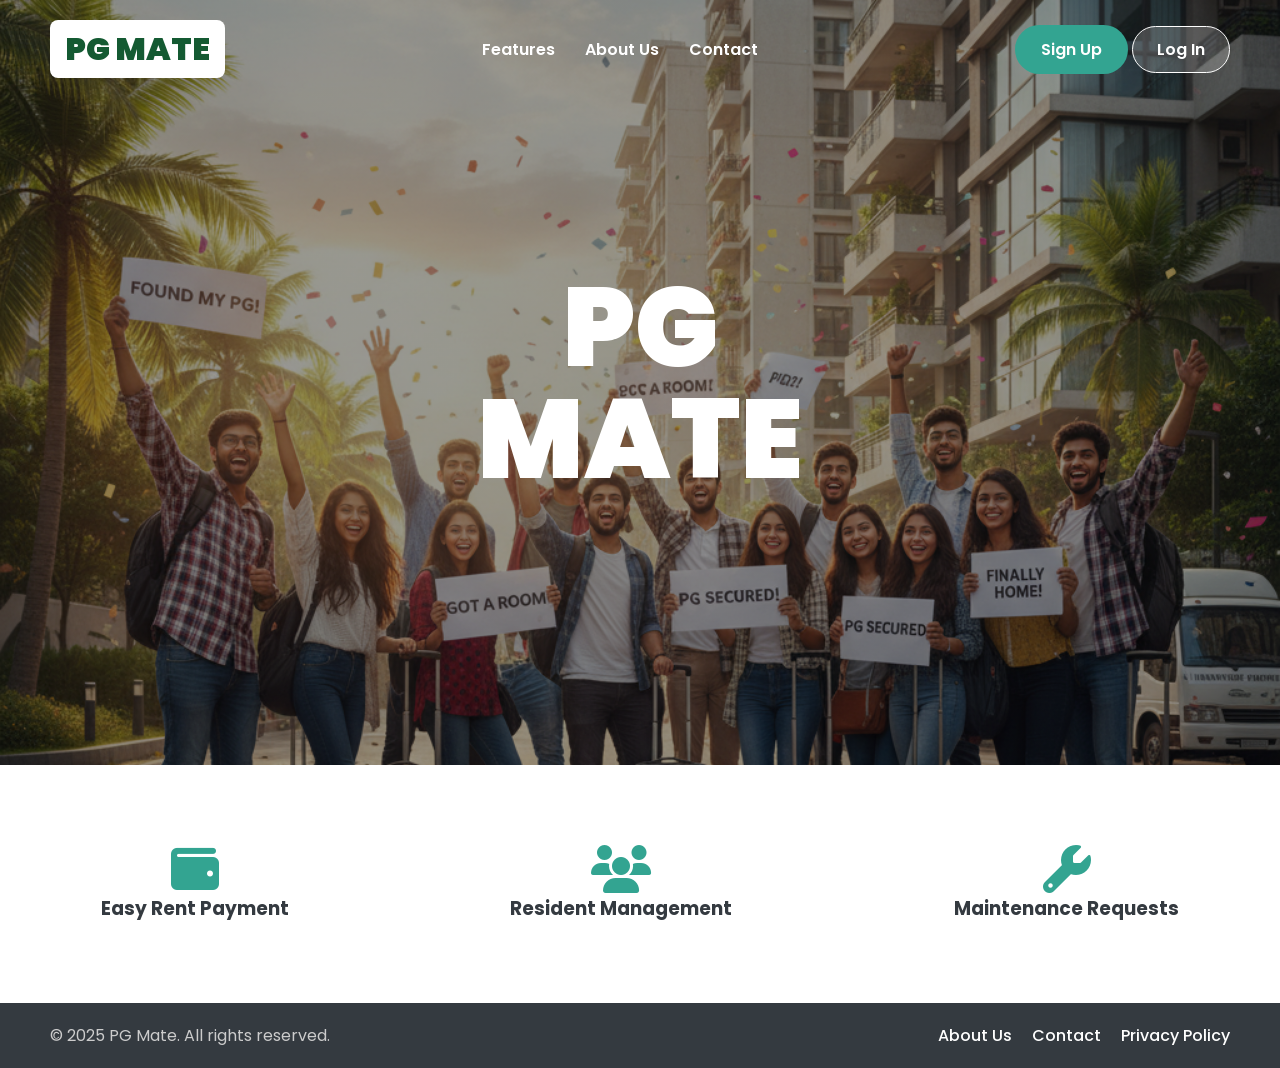
<file: src/main/resources/static/Frontend/index.html>
<!DOCTYPE html>
<html lang="en">
<head>
    <meta charset="UTF-8">
    <meta name="viewport" content="width=device-width, initial-scale=1.0">
    <title>PG Mate - Your Perfect PG Companion</title>
    <link rel="stylesheet" href="style.css">
    <link rel="stylesheet" href="https://cdnjs.cloudflare.com/ajax/libs/font-awesome/6.5.2/css/all.min.css">
</head>
<body class="homepage">
    <div class="hero-container">
        <header>
            <div class="logo">PG MATE</div>
            <nav>
                <a href="features.html">Features</a>
                <a href="about.html">About Us</a>
                <a href="contact.html">Contact</a>
            </nav>
            <div class="auth-buttons">
                <a href="signup.html" class="btn btn-primary">Sign Up</a>
                <a href="login.html" class="btn btn-secondary">Log In</a>
            </div>
        </header>
        <div class="hero-content">
            <h1 class="fade-in">PG<br>MATE</h1>
        </div>
    </div>
    <div class="feature-preview">
        <div class="feature-card">
            <i class="fas fa-wallet"></i>
            <h3>Easy Rent Payment</h3>
        </div>
        <div class="feature-card">
            <i class="fas fa-users"></i>
            <h3>Resident Management</h3>
        </div>
        <div class="feature-card">
            <i class="fas fa-wrench"></i>
            <h3>Maintenance Requests</h3>
        </div>
    </div>
    <footer>
        <p>&copy; 2025 PG Mate. All rights reserved.</p>
        <div class="footer-links">
            <a href="about.html">About Us</a>
            <a href="contact.html">Contact</a>
            <a href="#">Privacy Policy</a>
        </div>
    </footer>
</body>
</html>
</file>
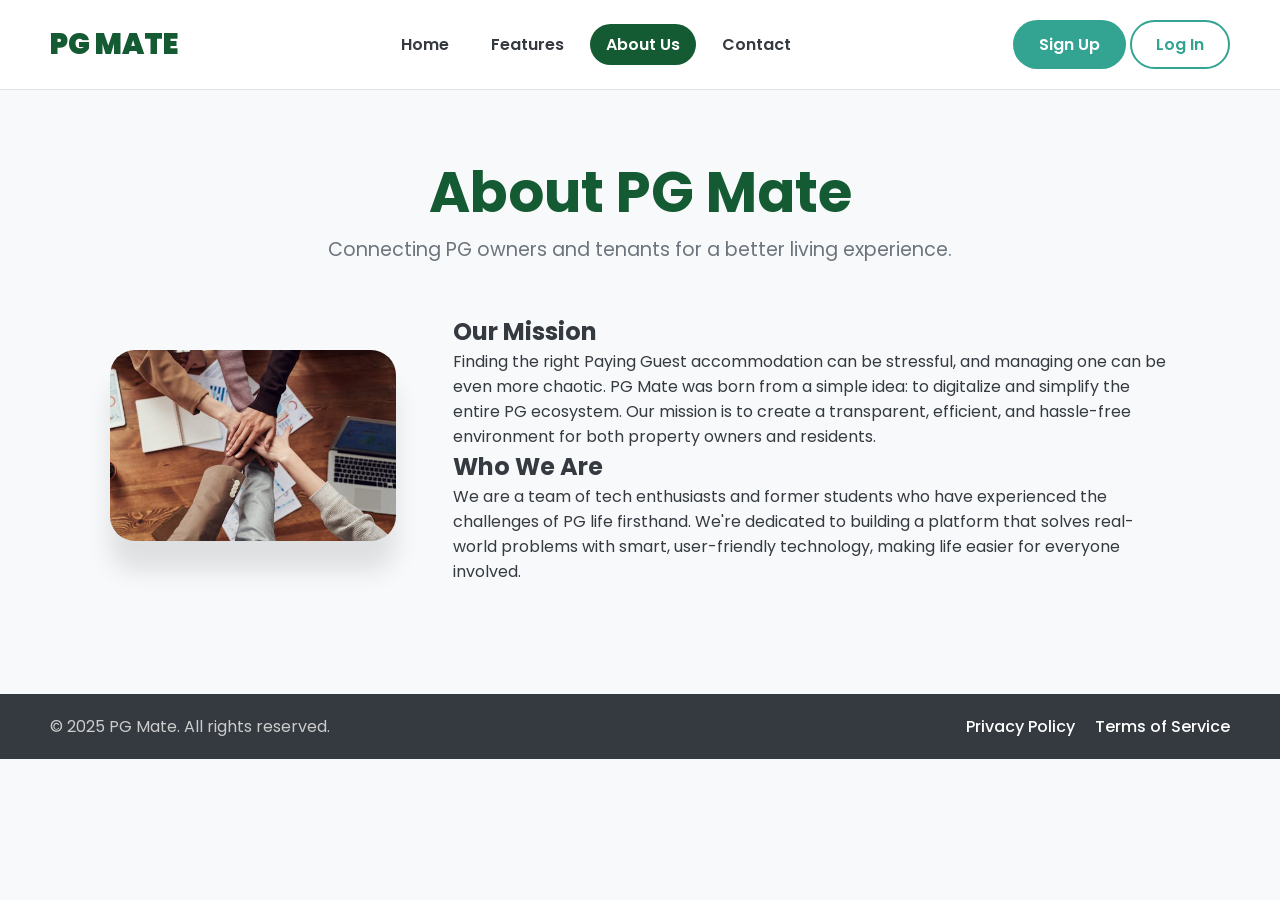
<file: src/main/resources/static/Frontend/about.html>
<!DOCTYPE html>
<html lang="en">
<head>
    <meta charset="UTF-8">
    <meta name="viewport" content="width=device-width, initial-scale=1.0">
    <title>About Us - PG Mate</title>
    <link rel="stylesheet" href="style.css">
</head>
<body class="internal-page">
    <header class="header-internal">
        <a href="index.html" class="logo-internal">PG MATE</a>
        <nav>
            <a href="index.html">Home</a>
            <a href="features.html">Features</a>
            <a href="about.html" class="active">About Us</a>
            <a href="contact.html">Contact</a>
        </nav>
        <div class="auth-buttons">
             <a href="signup.html" class="btn btn-primary">Sign Up</a>
            <a href="login.html" class="btn btn-primary-outline">Log In</a>
        </div>
    </header>
    <main class="page-container">
        <div class="page-header">
            <h1>About PG Mate</h1>
            <p>Connecting PG owners and tenants for a better living experience.</p>
        </div>
        <div class="about-content">
            <div class="about-image">
                <img src="images/about.jpg" alt="Our Team">
            </div>
            <div class="about-text">
                <h2>Our Mission</h2>
                <p>Finding the right Paying Guest accommodation can be stressful, and managing one can be even more chaotic. PG Mate was born from a simple idea: to digitalize and simplify the entire PG ecosystem. Our mission is to create a transparent, efficient, and hassle-free environment for both property owners and residents.</p>
                <h2>Who We Are</h2>
                <p>We are a team of tech enthusiasts and former students who have experienced the challenges of PG life firsthand. We're dedicated to building a platform that solves real-world problems with smart, user-friendly technology, making life easier for everyone involved.</p>
            </div>
        </div>
    </main>
    <footer>
        <p>&copy; 2025 PG Mate. All rights reserved.</p>
        <div class="footer-links">
            <a href="#">Privacy Policy</a>
            <a href="#">Terms of Service</a>
        </div>
    </footer>
</body>
</html>
</file>
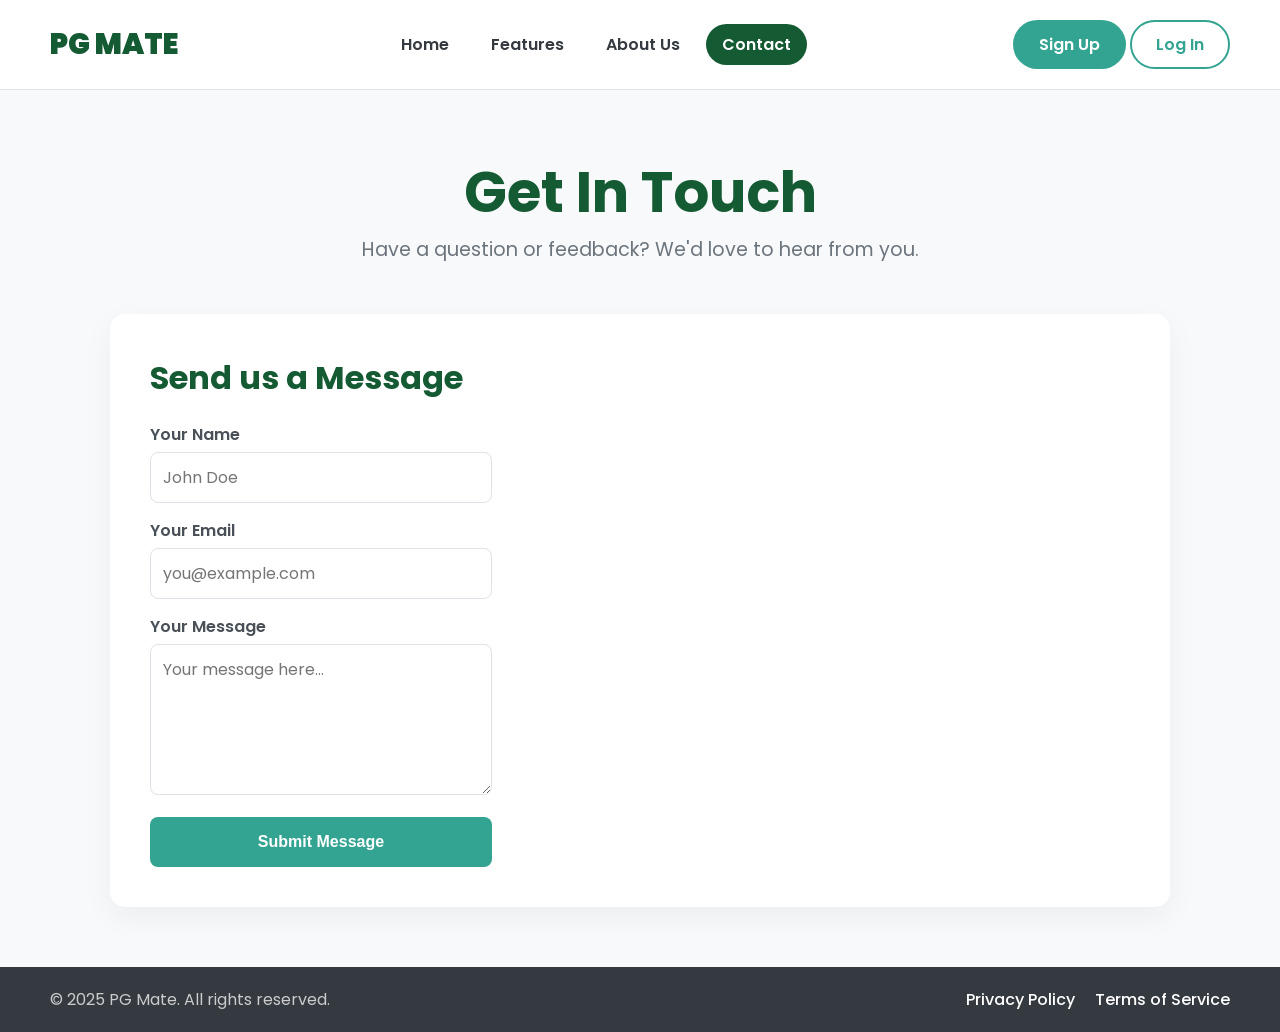
<file: src/main/resources/static/Frontend/contact.html>
<!DOCTYPE html>
<html lang="en">
<head>
    <meta charset="UTF-8">
    <meta name="viewport" content="width=device-width, initial-scale=1.0">
    <title>Contact Us - PG Mate</title>
    <link rel="stylesheet" href="style.css">
    <link rel="stylesheet" href="https://cdnjs.cloudflare.com/ajax/libs/font-awesome/6.5.2/css/all.min.css">
</head>
<body class="internal-page">
    <header class="header-internal">
        <a href="index.html" class="logo-internal">PG MATE</a>
        <nav>
            <a href="index.html">Home</a>
            <a href="features.html">Features</a>
            <a href="about.html">About Us</a>
            <a href="contact.html" class="active">Contact</a>
        </nav>
        <div class="auth-buttons">
            <a href="signup.html" class="btn btn-primary">Sign Up</a>
            <a href="login.html" class="btn btn-primary-outline">Log In</a>
        </div>
    </header>
    <main class="page-container">
        <div class="page-header">
            <h1>Get In Touch</h1>
            <p>Have a question or feedback? We'd love to hear from you.</p>
        </div>
        <div class="contact-container">
            <div class="contact-form-section">
                <h3>Send us a Message</h3>
                <form id="contact-form">
                    <div class="form-group">
                        <label for="name">Your Name</label>
                        <input type="text" id="name" placeholder="John Doe" required>
                    </div>
                    <div class="form-group">
                        <label for="email">Your Email</label>
                        <input type="email" id="email" placeholder="you@example.com" required>
                    </div>
                    <div class="form-group">
                        <label for="message">Your Message</label>
                        <textarea id="message" rows="5" placeholder="Your message here..." required></textarea>
                    </div>
                    <button type="submit" class="btn btn-cta">Submit Message</button>
                </form>
            </div>
        </div>
    </main>
    <footer>
        <p>&copy; 2025 PG Mate. All rights reserved.</p>
        <div class="footer-links">
            <a href="#">Privacy Policy</a>
            <a href="#">Terms of Service</a>
        </div>
    </footer>
    <script src="script.js"></script>
</body>
</html>
</file>
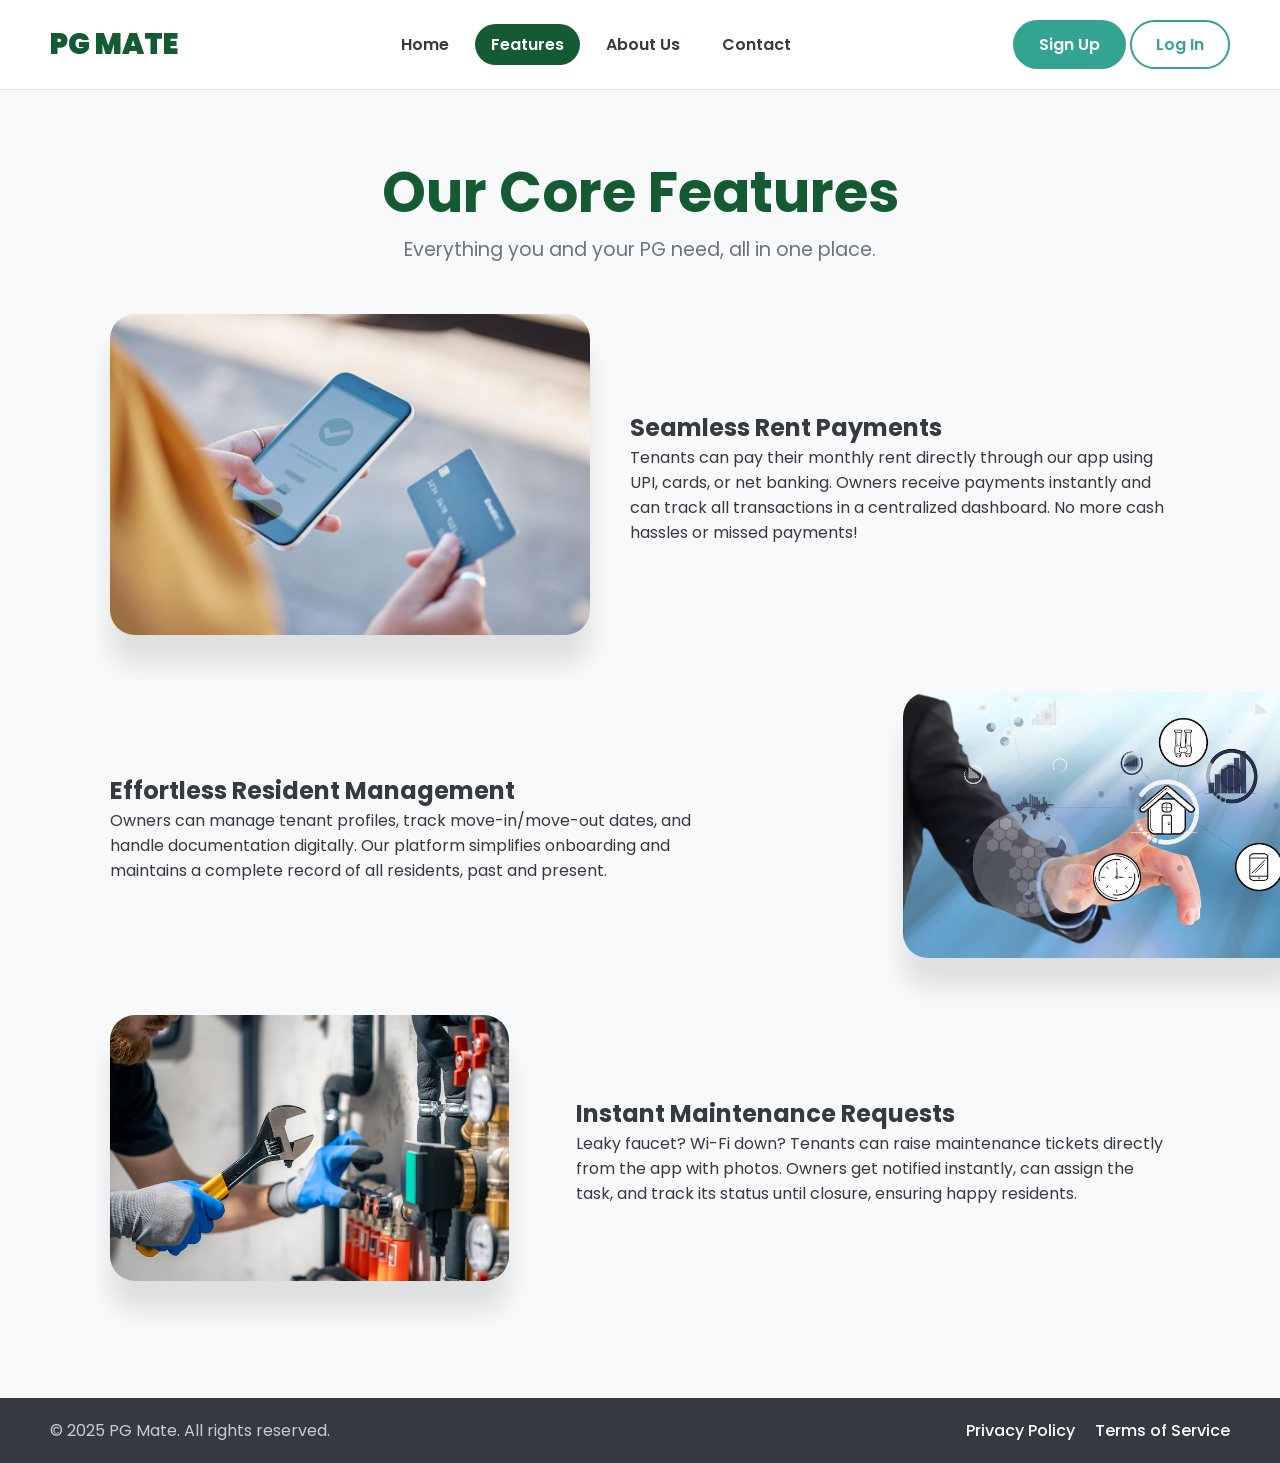
<file: src/main/resources/static/Frontend/features.html>
<!DOCTYPE html>
<html lang="en">
<head>
    <meta charset="UTF-8">
    <meta name="viewport" content="width=device-width, initial-scale=1.0">
    <title>Features - PG Mate</title>
    <link rel="stylesheet" href="style.css">
</head>
<body class="internal-page">
    <header class="header-internal">
        <a href="index.html" class="logo-internal">PG MATE</a>
        <nav>
            <a href="index.html">Home</a>
            <a href="features.html" class="active">Features</a>
            <a href="about.html">About Us</a>
            <a href="contact.html">Contact</a>
        </nav>
        <div class="auth-buttons">
            <a href="signup.html" class="btn btn-primary">Sign Up</a>
            <a href="login.html" class="btn btn-primary-outline">Log In</a>
        </div>
    </header>
    <main class="page-container">
        <div class="page-header">
            <h1>Our Core Features</h1>
            <p>Everything you and your PG need, all in one place.</p>
        </div>
        <div class="feature-detailed">
            <div class="feature-image">
                <img src="images/feature-rent.jpg" alt="Online Rent Payment">
            </div>
            <div class="feature-text">
                <h2>Seamless Rent Payments</h2>
                <p>Tenants can pay their monthly rent directly through our app using UPI, cards, or net banking. Owners receive payments instantly and can track all transactions in a centralized dashboard. No more cash hassles or missed payments!</p>
            </div>
        </div>
        <div class="feature-detailed reverse">
            <div class="feature-image">
                <img src="images/feature-manage.jpg" alt="Resident Management">
            </div>
            <div class="feature-text">
                <h2>Effortless Resident Management</h2>
                <p>Owners can manage tenant profiles, track move-in/move-out dates, and handle documentation digitally. Our platform simplifies onboarding and maintains a complete record of all residents, past and present.</p>
            </div>
        </div>
        <div class="feature-detailed">
             <div class="feature-image">
                <img src="images/feature-maint.jpg" alt="Maintenance Requests">
            </div>
            <div class="feature-text">
                <h2>Instant Maintenance Requests</h2>
                <p>Leaky faucet? Wi-Fi down? Tenants can raise maintenance tickets directly from the app with photos. Owners get notified instantly, can assign the task, and track its status until closure, ensuring happy residents.</p>
            </div>
        </div>
    </main>
    <footer>
        <p>&copy; 2025 PG Mate. All rights reserved.</p>
        <div class="footer-links">
            <a href="#">Privacy Policy</a>
            <a href="#">Terms of Service</a>
        </div>
    </footer>
</body>
</html>
</file>
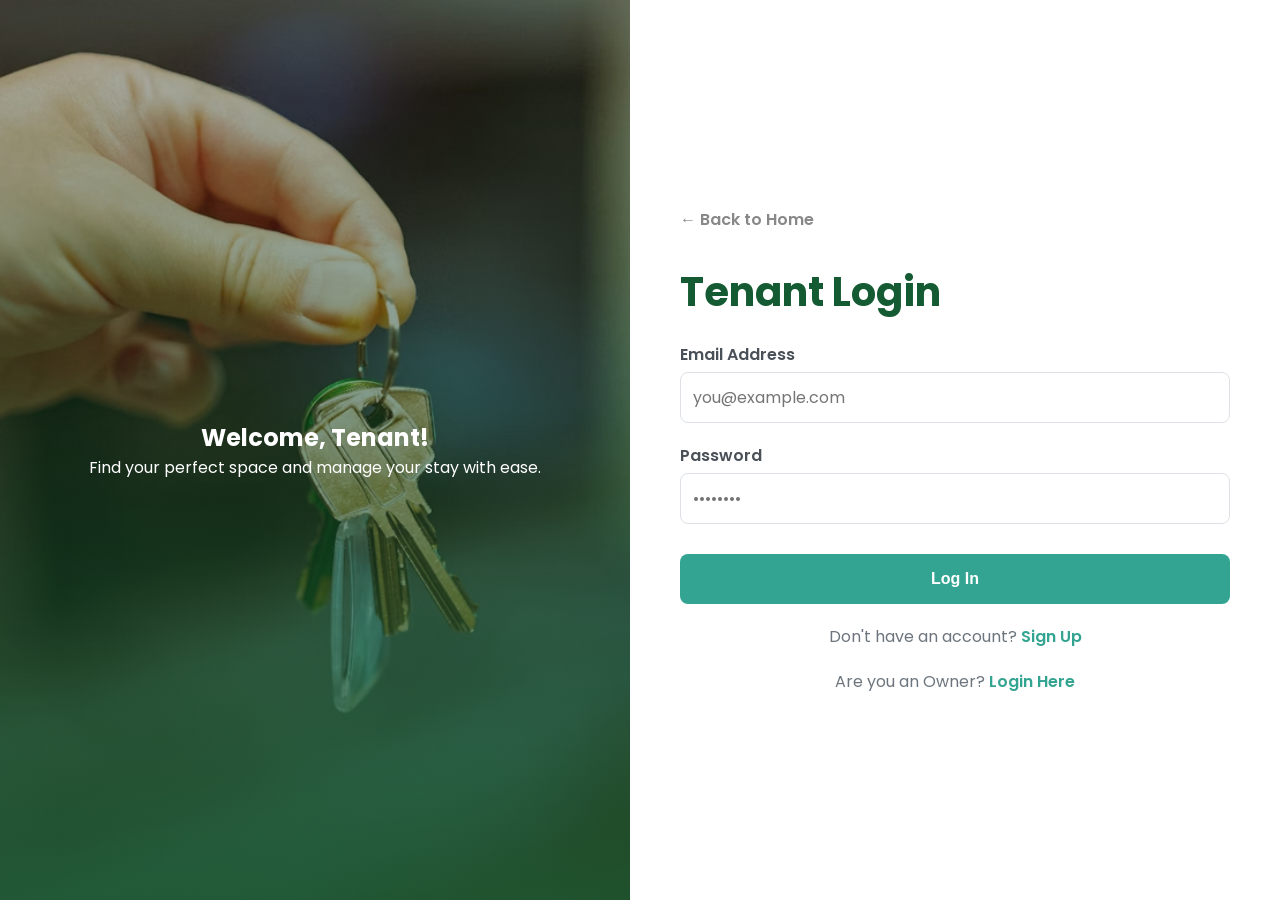
<file: src/main/resources/static/Frontend/login.html>
<!DOCTYPE html>
<html lang="en">
<head>
    <meta charset="UTF-8">
    <meta name="viewport" content="width=device-width, initial-scale=1.0">
    <title>Login - PG Mate</title>
    <link rel="stylesheet" href="style.css">
</head>
<body class="auth-page">
    <div class="auth-container">
        <!-- Tenant Login Card -->
        <div class="auth-card" id="tenant-login">
            <div class="auth-image-section" style="background-image: url('images/login-bg-tenant.jpg');">
                <div class="overlay-content">
                    <h2>Welcome, Tenant!</h2>
                    <p>Find your perfect space and manage your stay with ease.</p>
                </div>
            </div>
            <div class="auth-form-section">
                <a href="index.html" class="home-link">← Back to Home</a>
                <h3>Tenant Login</h3>
                <form id="login-form-tenant">
                    <div id="error-tenant" class="error-message" style="display: none; color: #dc3545; background-color: #f8d7da; border: 1px solid #f5c6cb; padding: 10px; border-radius: 4px; margin-bottom: 15px; font-size: 14px;"></div>
                    <div class="form-group">
                        <label for="tenant-email">Email Address</label>
                        <input type="email" id="tenant-email" name="email" placeholder="you@example.com" required>
                    </div>
                    <div class="form-group">
                        <label for="tenant-password">Password</label>
                        <input type="password" id="tenant-password" name="password" placeholder="••••••••" required>
                    </div>
                    <button type="submit" class="btn btn-cta">Log In</button>
                </form>
                <p class="auth-switch">Don't have an account? <a href="signup.html">Sign Up</a></p>
                <p class="auth-switch">Are you an Owner? <a href="javascript:void(0)" onclick="switchLogin('owner')">Login Here</a></p>
            </div>
        </div>

        <!-- Owner Login Card -->
        <div class="auth-card" id="owner-login" style="display: none;">
            <div class="auth-image-section" style="background-image: url('images/login-bg-owner.jpg');">
                 <div class="overlay-content">
                    <h2>Welcome, Owner!</h2>
                    <p>Manage your properties and residents effortlessly.</p>
                </div>
            </div>
            <div class="auth-form-section">
                <a href="index.html" class="home-link">← Back to Home</a>
                <h3>Owner Login</h3>
                <form id="login-form-owner">
                    <div id="error-owner" class="error-message" style="display: none; color: #dc3545; background-color: #f8d7da; border: 1px solid #f5c6cb; padding: 10px; border-radius: 4px; margin-bottom: 15px; font-size: 14px;"></div>
                    <div class="form-group">
                        <label for="owner-email">Email Address</label>
                        <input type="email" id="owner-email" name="email" placeholder="you@example.com" required>
                    </div>
                    <div class="form-group">
                        <label for="owner-password">Password</label>
                        <input type="password" id="owner-password" name="password" placeholder="••••••••" required>
                    </div>
                    <button type="submit" class="btn btn-cta">Log In</button>
                </form>
                <p class="auth-switch">Don't have an account? <a href="signup.html">Sign Up</a></p>
                <p class="auth-switch">Are you a Tenant? <a href="javascript:void(0)" onclick="switchLogin('tenant')">Login Here</a></p>
            </div>
        </div>
    </div>

    <script src="script.js"></script>
    <script>
        function switchLogin(type) {
            const tenantCard = document.getElementById('tenant-login');
            const ownerCard = document.getElementById('owner-login');
            if (type === 'owner') {
                tenantCard.style.display = 'none';
                ownerCard.style.display = 'flex';
            } else {
                ownerCard.style.display = 'none';
                tenantCard.style.display = 'flex';
            }
        }

        // Tenant Login Submission
        document.getElementById('login-form-tenant')?.addEventListener('submit', async function(e) {
            e.preventDefault();
            const errorDiv = document.getElementById('error-tenant');
            errorDiv.style.display = 'none';

            const email = document.getElementById('tenant-email').value.trim();
            const password = document.getElementById('tenant-password').value;

            try {
                const response = await fetch('/api/auth/login', {
                    method: 'POST',
                    headers: { 'Content-Type': 'application/json' },
                    body: JSON.stringify({ email: email, password: password })
                });

                if (response.ok) {
                    const data = await response.json();
                    localStorage.setItem('user', JSON.stringify(data));
                    localStorage.setItem('currentUser', JSON.stringify(data));
                    localStorage.setItem('userId', data.userId);
                    localStorage.setItem('role', data.role);
                    
                    if (data.role === 'OWNER') {
                        window.location.href = 'owner-dashboard.html';
                    } else {
                        window.location.href = 'dashboard.html';
                    }
                } else {
                    const errorMsg = await response.text();
                    errorDiv.textContent = errorMsg || 'Invalid email or password.';
                    errorDiv.style.display = 'block';
                }
            } catch (err) {
                console.error(err);
                errorDiv.textContent = 'Could not connect to the server.';
                errorDiv.style.display = 'block';
            }
        });

        // Owner Login Submission
        document.getElementById('login-form-owner')?.addEventListener('submit', async function(e) {
            e.preventDefault();
            const errorDiv = document.getElementById('error-owner');
            errorDiv.style.display = 'none';

            const email = document.getElementById('owner-email').value.trim();
            const password = document.getElementById('owner-password').value;

            try {
                const response = await fetch('/api/auth/login', {
                    method: 'POST',
                    headers: { 'Content-Type': 'application/json' },
                    body: JSON.stringify({ email: email, password: password })
                });

                if (response.ok) {
                    const data = await response.json();
                    localStorage.setItem('user', JSON.stringify(data));
                    localStorage.setItem('currentUser', JSON.stringify(data));
                    localStorage.setItem('userId', data.userId);
                    localStorage.setItem('role', data.role);

                    if (data.role === 'OWNER') {
                        window.location.href = 'owner-dashboard.html';
                    } else {
                        window.location.href = 'dashboard.html';
                    }
                } else {
                    const errorMsg = await response.text();
                    errorDiv.textContent = errorMsg || 'Invalid email or password.';
                    errorDiv.style.display = 'block';
                }
            } catch (err) {
                console.error(err);
                errorDiv.textContent = 'Could not connect to the server.';
                errorDiv.style.display = 'block';
            }
        });
    </script>
</body>
</html>
</file>
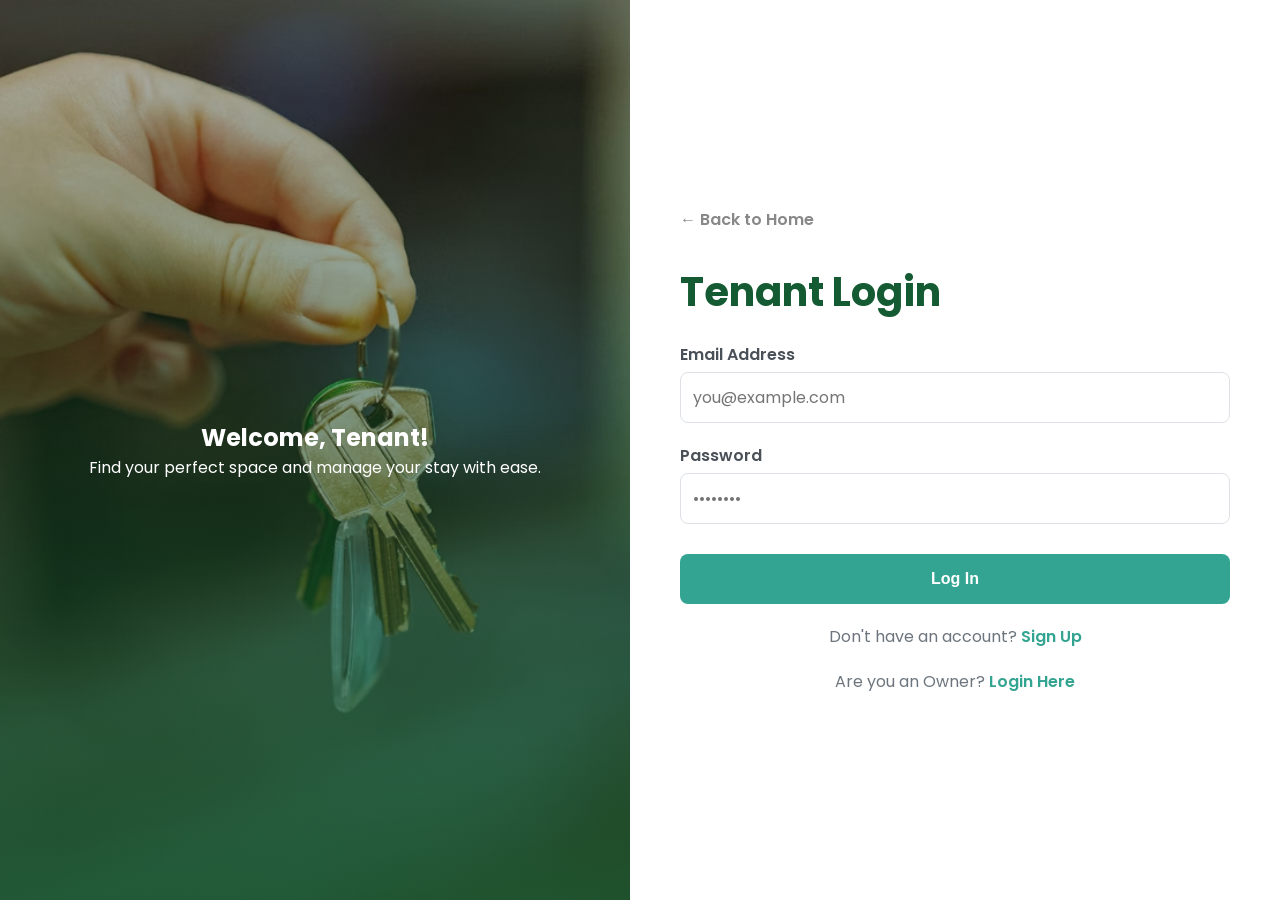
<file: src/main/resources/static/Frontend/owner-dashboard.html>
<!DOCTYPE html>
<html lang="en">
<head>
    <meta charset="UTF-8">
    <meta name="viewport" content="width=device-width, initial-scale=1.0">
    <title>Owner Dashboard - PG Mate</title>
    <link rel="stylesheet" href="style.css">
    <link rel="stylesheet" href="https://cdnjs.cloudflare.com/ajax/libs/font-awesome/6.5.2/css/all.min.css">
</head>
<body class="owner-dashboard-page">
    <div class="owner-portal-layout">
        <aside class="sidebar">
            <div class="sidebar-header"><i class="fas fa-building"></i> PG MATE</div>
            <nav class="sidebar-nav">
                <a href="#" class="nav-link active" data-view="view-dashboard"><i class="fas fa-tachometer-alt"></i> Dashboard</a>
                <a href="#" class="nav-link" data-view="view-listings"><i class="fas fa-list-alt"></i> My Listings</a>
                <a href="#" class="nav-link" data-view="view-add-pg"><i class="fas fa-plus-circle"></i> Add New PG</a>
                <a href="#" class="nav-link" data-view="view-bookings"><i class="fas fa-calendar-check"></i> Booking Requests</a>
                <a href="#" class="nav-link" data-view="view-manage-rooms"><i class="fas fa-door-open"></i> Manage Rooms</a>
                <a href="#" class="nav-link" data-view="view-manage-rent"><i class="fas fa-tasks"></i> Manage Rent</a>
                <a href="#" class="nav-link" data-view="view-owner-payments"><i class="fas fa-history"></i> Payment History</a>
                <a href="#" class="nav-link" data-view="view-feedback"><i class="fas fa-star"></i> Feedback</a>
                <a href="#" class="nav-link" data-view="view-notifications"><i class="fas fa-bell"></i> Notifications</a>
                <a href="#" class="nav-link" data-view="view-profile"><i class="fas fa-user-circle"></i> Profile</a>
            </nav>
            <div class="sidebar-footer">
                <a href="index.html" class="btn-logout-sidebar"><i class="fas fa-sign-out-alt"></i> Logout</a>
            </div>
        </aside>
        <main class="main-content">
            <header class="main-header">
                <h1 id="main-title">Dashboard</h1>
                <div class="user-profile"><span>Welcome, Owner!</span></div>
            </header>
            
            <div id="view-dashboard" class="view active">
                <div class="stats-grid">
                    <div class="stat-card">
                        <i class="fas fa-home"></i>
                        <div class="stat-info"><span class="stat-number" id="stat-total-pgs">0</span><span class="stat-label">Total Listings</span></div>
                    </div>
                    <div class="stat-card">
                        <i class="fas fa-calendar-check"></i>
                        <div class="stat-info"><span class="stat-number" id="stat-pending-bookings">0</span><span class="stat-label">Pending Bookings</span></div>
                    </div>
                </div>
                <div class="quick-actions">
                    <h2>Quick Actions</h2>
                    <button class="btn btn-primary" data-view="view-add-pg"><i class="fas fa-plus"></i> Add a New PG</button>
                    <button class="btn btn-secondary" data-view="view-listings"><i class="fas fa-list"></i> View All Listings</button>
                </div>
            </div>
            
            <div id="view-listings" class="view">
                <div id="my-pg-listings" class="pg-grid"></div>
                <p id="no-pgs-listed" class="no-results-message" style="display: none;">You have not listed any PGs yet.</p>
            </div>
            
            <div id="view-add-pg" class="view">
                 <section class="form-container">
                    <form id="add-pg-form">
                        <h2 id="form-title">Add a New PG</h2>
                        <input type="hidden" id="edit-pg-id">
                        
                        <div class="form-row">
                            <div class="form-group"><label for="pg-name">PG Name</label><input type="text" id="pg-name" required></div>
                            <div class="form-group">
                                <label for="pg-location">City / Area</label>
                                <select id="pg-location" name="location" required>
                                    <option value="" disabled selected>Select City</option>
                                    <optgroup label="Mumbai Metropolitan Region">
                                        <option value="Mumbai - South">Mumbai - South</option>
                                        <option value="Mumbai - Western Suburbs">Mumbai - Western Suburbs</option>
                                        <option value="Mumbai - Central Suburbs">Mumbai - Central Suburbs</option>
                                        <option value="Navi Mumbai">Navi Mumbai</option>
                                        <option value="Thane">Thane</option>
                                        <option value="Kalyan-Dombivli">Kalyan-Dombivli</option>
                                        <option value="Mira-Bhayandar">Mira-Bhayandar</option>
                                        <option value="Panvel">Panvel</option>
                                        <option value="Vasai-Virar">Vasai-Virar</option>
                                    </optgroup>
                                    <optgroup label="Pune Metropolitan Region">
                                        <option value="Pune - City Center">Pune - City Center</option>
                                        <option value="Pimpri-Chinchwad">Pimpri-Chinchwad</option>
                                        <option value="Hinjawadi">Hinjawadi</option>
                                        <option value="Kharadi">Kharadi</option>
                                        <option value="Viman Nagar">Viman Nagar</option>
                                        <option value="Hadapsar">Hadapsar</option>
                                    </optgroup>
                                    <optgroup label="Other Major Cities">
                                        <option value="Nagpur">Nagpur</option>
                                        <option value="Nashik">Nashik</option>
                                        <option value="Aurangabad">Aurangabad (Chh. Sambhaji Nagar)</option>
                                        <option value="Solapur">Solapur</option>
                                        <option value="Kolhapur">Kolhapur</option>
                                        <option value="Amravati">Amravati</option>
                                        <option value="Nanded">Nanded</option>
                                        <option value="Sangli">Sangli</option>
                                        <option value="Jalgaon">Jalgaon</option>
                                        <option value="Akola">Akola</option>
                                        <option value="Latur">Latur</option>
                                        <option value="Dhule">Dhule</option>
                                        <option value="Ahmednagar">Ahmednagar</option>
                                        <option value="Chandrapur">Chandrapur</option>
                                        <option value="Satara">Satara</option>
                                        <option value="Ratnagiri">Ratnagiri</option>
                                    </optgroup>
                                </select>
                            </div>
                        </div>
                        
                        <div class="form-group"><label for="pg-address">Full Address</label><textarea id="pg-address" rows="3" required></textarea></div>
                        
                        <div class="form-row">
                            <div class="form-group">
                                <label for="owner-room-type">Room Type (Default)</label>
                                <select id="owner-room-type" required>
                                    <option value="" disabled selected>Select</option>
                                    <option value="Single">Single</option>
                                    <option value="Double">Double</option>
                                    <option value="Triple">Triple</option>
                                </select>
                            </div>
                            <div class="form-group">
                                <label for="pg-rent">Rent (Default)</label>
                                <input type="number" id="pg-rent" placeholder="e.g., 8000" required>
                            </div>
                        </div>

                        <div class="form-row">
                             <div class="form-group"><label for="owner-pg-type">PG Type</label><select id="owner-pg-type" required><option value="" disabled selected>Select</option><option value="Boys">Boys</option><option value="Girls">Girls</option><option value="Co-ed">Co-ed</option></select></div>
                             <div class="form-group"><label for="pg-contact-phone">Contact Phone</label><input type="tel" id="pg-contact-phone" placeholder="10-digit number" required></div>
                             <div class="form-group"><label for="pg-contact-email">Contact Email</label><input type="email" id="pg-contact-email" placeholder="you@example.com" required></div>
                        </div>

                        <div class="form-group"><label for="pg-description">Description</label><textarea id="pg-description" rows="4" placeholder="Tell tenants about your PG..."></textarea></div>
                        <div class="form-group"><label for="pg-rules">Rules</label><textarea id="pg-rules" rows="4" placeholder="e.g., No smoking, Gate closes at 10 PM..."></textarea></div>

                        <div class="form-group amenities-group">
                            <label>Amenities</label>
                            <div class="amenities-container" id="amenities-container">
                                <p>Loading amenities...</p>
                            </div>
                        </div>

                        <div class="form-group"><label for="pg-image">Photo (Leave blank if not changing)</label><input type="file" id="pg-image" accept="image/*"></div>
                        
                        <div class="form-actions">
                            <button type="submit" id="form-submit-btn" class="btn btn-cta">Add Listing</button>
                            <button type="button" id="form-cancel-btn" class="btn btn-secondary" style="display: none;">Cancel</button>
                        </div>
                    </form>
                </section>
            </div>
            
            <div id="view-bookings" class="view">
                <div class="table-container">
                    <table class="data-table">
                        <thead>
                            <tr>
                                <th>PG Name</th>
                                <th>Tenant Name</th>
                                <th>Tenant Email</th>
                                <th>Date</th>
                                <th>Status</th>
                                <th>Actions</th>
                            </tr>
                        </thead>
                        <tbody id="bookings-table-body">
                        </tbody>
                    </table>
                </div>
                <p id="no-bookings-message" class="no-results-message" style="display: none;">You have no new booking requests.</p>
            </div>

            <div id="view-manage-rent" class="view">
                <div class="table-container">
                    <table class="data-table">
                        <thead>
                            <tr>
                                <th>Tenant Name</th>
                                <th>PG Name</th>
                                <th>Email</th>
                                <th>Rent (₹)</th>
                                <th>Actions</th>
                            </tr>
                        </thead>
                        <tbody id="manage-rent-table-body">
                            </tbody>
                    </table>
                </div>
                <p id="no-active-tenants-message" class="no-results-message" style="display: none;">You have no active tenants.</p>
            </div>
            
            <div id="view-owner-payments" class="view">
                <div class="table-container">
                    <table class="data-table">
                        <thead>
                            <tr>
                                <th>Date</th>
                                <th>Tenant Name</th>
                                <th>PG Name</th>
                                <th>Amount (₹)</th>
                                <th>For Month</th>
                                <th>Status</th>
                            </tr>
                        </thead>
                        <tbody id="owner-payments-table-body">
                            </tbody>
                    </table>
                </div>
                <p id="no-owner-payments-message" class="no-results-message" style="display: none;">No payments have been recorded.</p>
            </div>

            <div id="view-feedback" class="view">
                <div class="table-container">
                    <table class="data-table">
                        <thead>
                            <tr>
                                <th>PG Name</th>
                                <th>Tenant Name</th>
                                <th>Date</th>
                                <th>Rating</th>
                                <th>Comment</th>
                            </tr>
                        </thead>
                        <tbody id="feedback-table-body">
                        </tbody>
                    </table>
                </div>
                <p id="no-feedback-message" class="no-results-message" style="display: none;">You have not received any feedback yet.</p>
            </div>

            <div id="view-notifications" class="view">
                <div class="table-container">
                    <table class="data-table">
                        <thead>
                            <tr>
                                <th>Tenant Name</th>
                                <th>PG Name</th>
                                <th>Message</th>
                                <th>Date Sent</th>
                                <th>Status</th>
                            </tr>
                        </thead>
                        <tbody id="notifications-table-body">
                        </tbody>
                    </table>
                </div>
                 <p id="no-notifications-message" class="no-results-message" style="display: none;">You have not sent any notifications.</p>
            </div>

            <div id="view-profile" class="view">
                <section class="form-container">
                    <h2 id="profile-form-title">Your Profile</h2>
                    <form id="profile-form">
                        <div class="form-group">
                            <label for="owner-phone-number">Your Main Contact Number</label>
                            <input type="tel" id="owner-phone-number" placeholder="Enter 10-digit number" pattern="[0-9]{10}" required>
                             <small>This is your personal contact number, separate from PG listings.</small>
                        </div>
                        <div class="form-actions">
                            <button type="submit" class="btn btn-cta">Save Contact Number</button>
                        </div>
                    </form>
                </section>
            </div>

            <div id="view-manage-rooms" class="view">
                <section class="form-container">
                    <h2>Select PG to Manage Rooms</h2>
                    <div class="form-group">
                        <label for="pg-select-for-rooms">Your PGs</label>
                        <select id="pg-select-for-rooms">
                            <option value="">-- Select a PG --</option>
                        </select>
                    </div>
                </section>

                <div id="room-management-section" style="display:none; margin-top: 30px;">
                    <section class="form-container">
                        <h3>Add New Room</h3>
                        <form id="add-room-form">
                            <input type="hidden" id="pg-id-for-new-room">
                            <div class="form-row">
                                <div class="form-group">
                                    <label for="room-number">Room Number / Name</label>
                                    <input type="text" id="room-number" placeholder="e.g., 101-A or Bunk Bed 1" required>
                                </div>
                                <div class="form-group">
                                    <label for="room-rent">Rent per Month (₹)</label>
                                    <input type="number" id="room-rent" placeholder="e.g., 8500" required>
                                </div>
                            </div>
                            <div class="form-actions">
                                <button type="submit" class="btn btn-cta">Add Room</button>
                            </div>
                        </form>
                    </section>

                    <div class="table-container" style="margin-top: 30px;">
                        <h3>Existing Rooms</h3>
                        <table class="data-table">
                            <thead>
                                <tr>
                                    <th>Room Number</th>
                                    <th>Rent (₹)</th>
                                    <th>Status</th>
                                </tr>
                            </thead>
                            <tbody id="rooms-list-table-body">
                                </tbody>
                        </table>
                    </div>
                </div>
            </div>
            </main>
    </div>

    <div id="room-approval-modal" class="modal-overlay" style="display: none;">
        <div class="modal-container">
            <header class="modal-header">
                <h2>Assign a Room</h2>
                <button id="modal-close-approve" class="modal-close">&times;</button>
            </header>
            <main class="modal-body">
                <p>Please select an available room for this tenant.</p>
                <input type="hidden" id="modal-booking-id">
                <div class="form-group" style="margin-top: 20px;">
                    <label for="modal-room-select">Available Rooms</label>
                    <select id="modal-room-select" required>
                        <option value="">-- Loading available rooms... --</option>
                    </select>
                </div>
            </main>
            <footer class="modal-footer">
                <button class="btn btn-secondary" id="modal-cancel-approve">Cancel</button>
                <button class="btn btn-primary" id="modal-confirm-approve">Confirm Approval</button>
            </footer>
        </div>
    </div>
    <script src="script.js"></script>
</body>
</html>
</file>
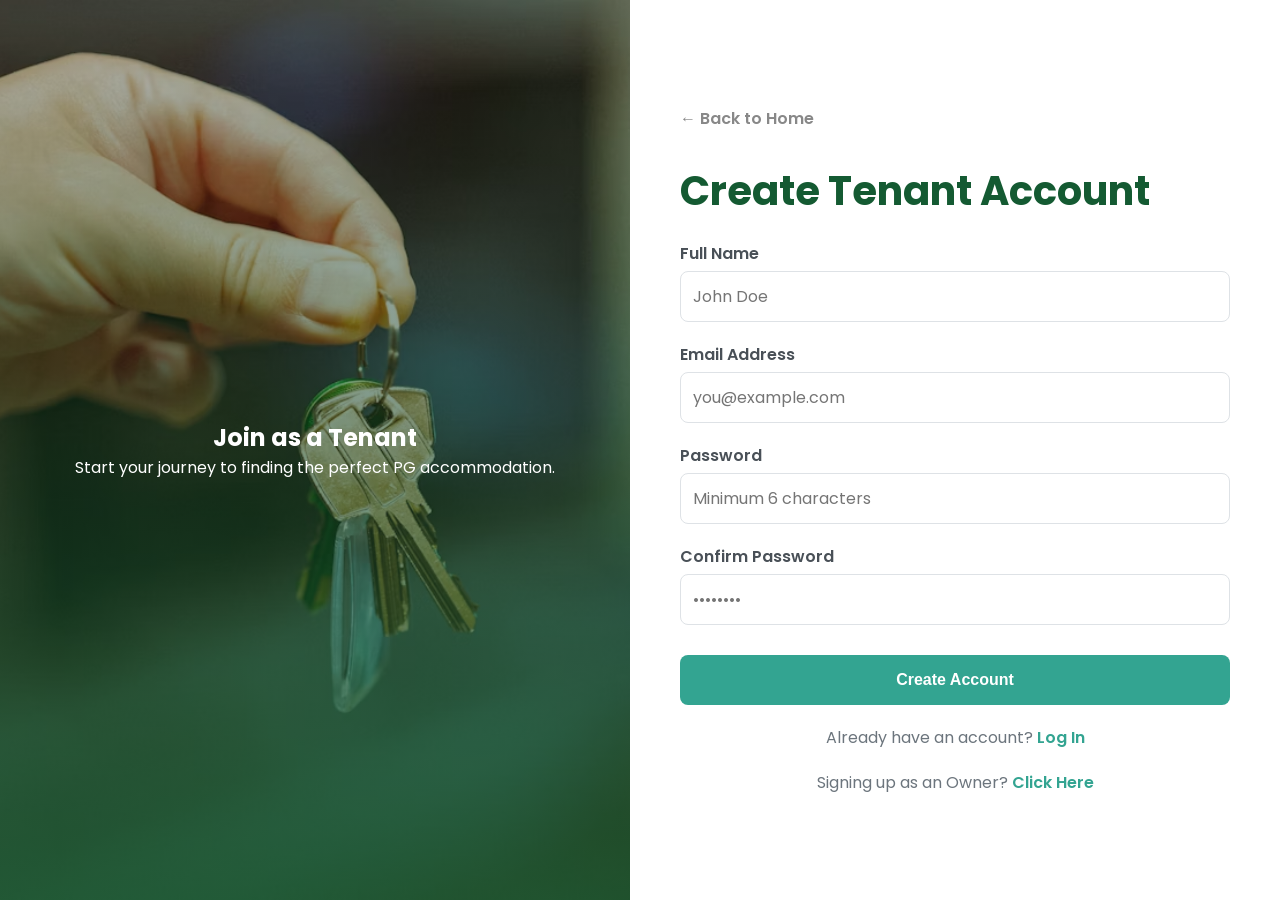
<file: src/main/resources/static/Frontend/signup.html>
<!DOCTYPE html>
<html lang="en">
<head>
    <meta charset="UTF-8">
    <meta name="viewport" content="width=device-width, initial-scale=1.0">
    <title>Sign Up - PG Mate</title>
    <link rel="stylesheet" href="style.css">
</head>
<body class="auth-page">
    <div class="auth-container">
        <!-- Tenant Signup Card -->
        <div class="auth-card" id="tenant-signup">
            <div class="auth-image-section" style="background-image: url('images/login-bg-tenant.jpg');">
                <div class="overlay-content">
                    <h2>Join as a Tenant</h2>
                    <p>Start your journey to finding the perfect PG accommodation.</p>
                </div>
            </div>
            <div class="auth-form-section">
                <a href="index.html" class="home-link">← Back to Home</a>
                <h3>Create Tenant Account</h3>
                <form id="signup-form-tenant">
                    <div id="error-tenant" class="error-message" style="display: none; color: #dc3545; background-color: #f8d7da; border: 1px solid #f5c6cb; padding: 10px; border-radius: 4px; margin-bottom: 15px; font-size: 14px;"></div>
                    <div class="form-group">
                        <label for="tenant-signup-name">Full Name</label>
                        <input type="text" id="tenant-signup-name" name="fullname" placeholder="John Doe" required>
                    </div>
                    <div class="form-group">
                        <label for="tenant-signup-email">Email Address</label>
                        <input type="email" id="tenant-signup-email" name="email" placeholder="you@example.com" required>
                    </div>
                    <div class="form-group">
                        <label for="password-tenant">Password</label>
                        <input type="password" id="password-tenant" name="password" placeholder="Minimum 6 characters" required>
                    </div>
                    <div class="form-group">
                        <label for="confirm-password-tenant">Confirm Password</label>
                        <input type="password" id="confirm-password-tenant" name="confirm_password" placeholder="••••••••" required>
                    </div>
                    <button type="submit" class="btn btn-cta">Create Account</button>
                </form>
                <p class="auth-switch">Already have an account? <a href="login.html">Log In</a></p>
                <p class="auth-switch">Signing up as an Owner? <a href="javascript:void(0)" onclick="switchSignup('owner')">Click Here</a></p>
            </div>
        </div>

        <!-- Owner Signup Card -->
        <div class="auth-card" id="owner-signup" style="display: none;">
            <div class="auth-image-section" style="background-image: url('images/login-bg-owner.jpg');">
                <div class="overlay-content">
                    <h2>Join as an Owner</h2>
                    <p>List your property and connect with potential tenants today.</p>
                </div>
            </div>
            <div class="auth-form-section">
                <a href="index.html" class="home-link">← Back to Home</a>
                <h3>Create Owner Account</h3>
                <form id="signup-form-owner">
                    <div id="error-owner" class="error-message" style="display: none; color: #dc3545; background-color: #f8d7da; border: 1px solid #f5c6cb; padding: 10px; border-radius: 4px; margin-bottom: 15px; font-size: 14px;"></div>
                    <div class="form-group">
                        <label for="owner-signup-name">Full Name</label>
                        <input type="text" id="owner-signup-name" name="fullname" placeholder="Jane Smith" required>
                    </div>
                     <div class="form-group">
                        <label for="owner-signup-email">Email Address</label>
                        <input type="email" id="owner-signup-email" name="email" placeholder="you@example.com" required>
                    </div>
                    <div class="form-group">
                        <label for="password-owner">Password</label>
                        <input type="password" id="password-owner" name="password" placeholder="Minimum 6 characters" required>
                    </div>
                    <div class="form-group">
                        <label for="confirm-password-owner">Confirm Password</label>
                        <input type="password" id="confirm-password-owner" name="confirm_password" placeholder="••••••••" required>
                    </div>
                    <button type="submit" class="btn btn-cta">Create Account</button>
                </form>
                <p class="auth-switch">Already have an account? <a href="login.html">Log In</a></p>
                <p class="auth-switch">Signing up as a Tenant? <a href="javascript:void(0)" onclick="switchSignup('tenant')">Click Here</a></p>
            </div>
        </div>
    </div>

    <script src="script.js"></script>
    <script>
        function switchSignup(type) {
            const tenantCard = document.getElementById('tenant-signup');
            const ownerCard = document.getElementById('owner-signup');
            if (type === 'owner') {
                tenantCard.style.display = 'none';
                ownerCard.style.display = 'flex';
            } else {
                ownerCard.style.display = 'none';
                tenantCard.style.display = 'flex';
            }
        }

        // Tenant form submit handler
        document.getElementById('signup-form-tenant')?.addEventListener('submit', async function (e) {
            e.preventDefault();
            const errorDiv = document.getElementById('error-tenant');
            errorDiv.style.display = 'none';

            const name = document.getElementById('tenant-signup-name').value.trim();
            const email = document.getElementById('tenant-signup-email').value.trim();
            const password = document.getElementById('password-tenant').value;
            const confirmPassword = document.getElementById('confirm-password-tenant').value;

            if (password !== confirmPassword) {
                errorDiv.textContent = 'Passwords do not match.';
                errorDiv.style.display = 'block';
                return;
            }

            try {
                const response = await fetch('/api/auth/register', {
                    method: 'POST',
                    headers: { 'Content-Type': 'application/json' },
                    body: JSON.stringify({
                        name: name,
                        email: email,
                        password: password,
                        role: 'TENANT'
                    })
                });

                if (response.ok) {
                    alert('Tenant Account Created Successfully! Please login.');
                    window.location.href = 'login.html';
                } else {
                    const errorMsg = await response.text();
                    errorDiv.textContent = errorMsg || 'Registration failed. Please try again.';
                    errorDiv.style.display = 'block';
                }
            } catch (err) {
                console.error(err);
                errorDiv.textContent = 'Could not connect to the server.';
                errorDiv.style.display = 'block';
            }
        });

        // Owner form submit handler
        document.getElementById('signup-form-owner')?.addEventListener('submit', async function (e) {
            e.preventDefault();
            const errorDiv = document.getElementById('error-owner');
            errorDiv.style.display = 'none';

            const name = document.getElementById('owner-signup-name').value.trim();
            const email = document.getElementById('owner-signup-email').value.trim();
            const password = document.getElementById('password-owner').value;
            const confirmPassword = document.getElementById('confirm-password-owner').value;

            if (password !== confirmPassword) {
                errorDiv.textContent = 'Passwords do not match.';
                errorDiv.style.display = 'block';
                return;
            }

            try {
                const response = await fetch('/api/auth/register', {
                    method: 'POST',
                    headers: { 'Content-Type': 'application/json' },
                    body: JSON.stringify({
                        name: name,
                        email: email,
                        password: password,
                        role: 'OWNER'
                    })
                });

                if (response.ok) {
                    alert('Owner Account Created Successfully! Please login.');
                    window.location.href = 'login.html';
                } else {
                    const errorMsg = await response.text();
                    errorDiv.textContent = errorMsg || 'Registration failed. Please try again.';
                    errorDiv.style.display = 'block';
                }
            } catch (err) {
                console.error(err);
                errorDiv.textContent = 'Could not connect to the server.';
                errorDiv.style.display = 'block';
            }
        });
    </script>
</body>
</html>
</file>
<file: src/main/resources/static/Frontend/style.css>
/* --- Google Fonts & General Setup --- */
@import url('https://fonts.googleapis.com/css2?family=Poppins:wght@400;600;700;900&display=swap');

:root {
    --primary-green: #145A32;
    --secondary-teal: #33A491;
    --light-bg: #f8f9fa;
    --dark-text: #343a40;
    --border-color: #dee2e6;
    --shadow: 0 5px 15px rgba(0,0,0,0.05);
}

* { margin: 0; padding: 0; box-sizing: border-box; }
body { font-family: 'Poppins', sans-serif; color: var(--dark-text); background-color: var(--light-bg); }
a { text-decoration: none; }
@keyframes fadeIn { from { opacity: 0; transform: translateY(20px); } to { opacity: 1; transform: translateY(0); } }
.fade-in { animation: fadeIn 0.8s ease-out forwards; }

/* --- General Components --- */
.btn { padding: 10px 24px; border-radius: 50px; font-weight: 600; transition: all 0.3s ease; display: inline-block; border: 2px solid transparent; cursor: pointer; }
.btn-primary { background-color: var(--secondary-teal); color: white; }
.btn-primary:hover { background-color: #2a8b7a; }
.btn-secondary { background-color: #f8f9fa; border: 1px solid var(--border-color); color: var(--dark-text); }
.btn-secondary:hover { background-color: #e9ecef; }
.btn-cta { background-color: var(--secondary-teal); color: white; width: 100%; text-align: center; padding: 14px; font-size: 1rem; border-radius: 8px; }
.btn-cta:hover { background-color: #2a8b7a; }
.btn-primary-outline { border-color: var(--secondary-teal); color: var(--secondary-teal); }
.btn-primary-outline:hover { background-color: var(--secondary-teal); color: white; }
.form-group { margin-bottom: 15px; }
.form-group label { display: block; font-weight: 600; margin-bottom: 5px; color: #495057; }
.form-group input, .form-group textarea, .form-group select { width: 100%; padding: 12px; border-radius: 8px; border: 1px solid var(--border-color); font-family: 'Poppins'; font-size: 1rem; }
.page-container { padding: 60px 20px; max-width: 1100px; margin: 0 auto; }
.page-header { text-align: center; margin-bottom: 50px; }
.page-header h1 { font-size: 3.5rem; color: var(--primary-green); }
.page-header p { font-size: 1.2rem; color: #6c757d; }
.pg-grid { display: grid; grid-template-columns: repeat(auto-fit, minmax(300px, 1fr)); gap: 30px; }
.pg-card { background-color: white; border-radius: 15px; overflow: hidden; box-shadow: var(--shadow); transition: all 0.3s ease; position: relative; }
.pg-card:hover { transform: translateY(-5px); box-shadow: 0 12px 25px rgba(0,0,0,0.1); }
.pg-card-image { height: 200px; background-size: cover; background-position: center; }
.pg-card-content { padding: 20px; }
.no-results-message { text-align: center; font-size: 1.2rem; padding: 40px; color: #6c757d; }
footer { padding: 20px 50px; background-color: var(--dark-text); color: #ccc; display: flex; justify-content: space-between; align-items: center; flex-wrap: wrap; gap: 15px; }
.footer-links { display: flex; gap: 20px; }
.footer-links a { color: white; text-decoration: none; font-weight: 500; }

/* =================================================================== */
/* --- HOMEPAGE STYLES --- */
/* =================================================================== */
body.homepage .hero-container { height: 85vh; background-image: linear-gradient(rgba(0,0,0,0.4), rgba(0,0,0,0.4)), url('images/hero-bg.jpg'); background-size: cover; background-position: center; color: white; position: relative; display: flex; flex-direction: column; }
body.homepage header { display: flex; justify-content: space-between; align-items: center; padding: 20px 50px; position: absolute; top: 0; width: 100%; z-index: 10; }
body.homepage .logo { font-size: 2rem; font-weight: 900; background-color: white; color: var(--primary-green); padding: 5px 15px; border-radius: 8px; }
body.homepage header nav { display: flex; gap: 30px; }
body.homepage header nav a { color: white; font-weight: 600; }
body.homepage .auth-buttons .btn-secondary { background-color: rgba(255, 255, 255, 0.2); color: white; border-color: white; }
body.homepage .auth-buttons .btn-secondary:hover { background-color: white; color: var(--primary-green); }
body.homepage .hero-content { margin: auto; text-align: center; max-width: 800px; }
body.homepage .hero-content h1 { font-size: 7rem; line-height: 1; font-weight: 900; }
body.homepage .feature-preview { padding: 80px 0; background-color: white; display: flex; justify-content: space-around; gap: 20px; text-align: center; }
body.homepage .feature-card i { font-size: 3rem; color: var(--secondary-teal); }

/* =================================================================== */
/* --- LOGIN & SIGNUP PAGE STYLES --- */
/* =================================================================== */
body.auth-page { background-color: white; } 
.auth-container { display: flex; min-height: 100vh; }
.auth-card { width: 100%; display: flex; overflow: hidden; background-color: white; }
.auth-image-section { flex: 1; background-size: cover; background-position: center; position: relative; display: flex; align-items: center; justify-content: center; color: white; text-align: center; padding: 40px; }
.auth-image-section::before { content: ''; position: absolute; inset: 0; background: linear-gradient(to top, rgba(20, 90, 50, 0.8), rgba(0,0,0,0.3)); }
.overlay-content { z-index: 1; }
.auth-form-section { flex: 1; padding: 50px; display: flex; flex-direction: column; justify-content: center; }
.home-link { color: #888; margin-bottom: 30px; font-weight: 600; }
.auth-form-section h3 { font-size: 2.5rem; color: var(--primary-green); margin-bottom: 20px; }
.auth-form-section .form-group { margin-bottom: 20px; }
.auth-form-section .btn-cta { margin-top: 10px; }
.auth-switch { margin-top: 20px; text-align: center; color: #6c757d; }
.auth-switch a { color: var(--secondary-teal); font-weight: 600; }
.error-message { padding: 10px; background-color: #f8d7da; color: #721c24; border: 1px solid #f5c6cb; border-radius: 8px; margin-bottom: 15px; text-align: center; display: none; }

/* =================================================================== */
/* --- STANDARD INTERNAL PAGES (About, Features, Contact) --- */
/* =================================================================== */
.header-internal { display: flex; justify-content: space-between; align-items: center; padding: 20px 50px; background-color: white; border-bottom: 1px solid var(--border-color); }
.logo-internal { font-size: 1.8rem; font-weight: 900; color: var(--primary-green); display: flex; align-items: center; gap: 10px;}
.header-internal nav { display: flex; gap: 10px; }
.header-internal nav a { color: var(--dark-text); font-weight: 600; padding: 8px 16px; border-radius: 50px; transition: all 0.3s ease; }
.header-internal nav a:hover { background-color: #e9ecef; }
.header-internal nav a.active { background-color: var(--primary-green); color: white; }
.feature-detailed { display: flex; align-items: center; gap: 200px; margin-bottom: 50px; }
.about-content { display: flex; align-items: center; gap: 200px; margin-bottom: 50px; }
.feature-detailed.reverse { flex-direction: row-reverse; }
.feature-image img{ width: 150%; border-radius: 25px; box-shadow: 0 30px 25px rgba(0,0,0,0.1); }
.about-image img { width: 200%; border-radius: 25px; box-shadow: 0 30px 25px rgba(0,0,0,0.1); }
.contact-container { display: flex; gap: 50px; background-color: white; padding: 40px; border-radius: 15px; box-shadow: 0 10px 30px rgba(0,0,0,0.05); }
.contact-container h3 { font-size: 2rem; color: var(--primary-green); margin-bottom: 20px; }

/* =================================================================== */
/* --- TENANT DASHBOARD STYLES --- */
/* =================================================================== */
.tenant-dashboard-page .dashboard-layout { display: flex; }
.tenant-dashboard-page .filter-sidebar { width: 320px; flex-shrink: 0; background-color: white; padding: 30px; border-right: 1px solid var(--border-color); min-height: calc(100vh - 81px); }
.tenant-dashboard-page .dashboard-main-content { flex-grow: 1; padding: 30px; }
.tenant-dashboard-page .price-group #rent-value { font-weight: 600; color: var(--primary-green); margin-top: 5px; text-align: center; }
.tenant-dashboard-page .form-actions { display: flex; gap: 15px; margin-top: 20px; }

/* --- PG Card (Tenant) --- */
.pg-card { cursor: pointer; } /* Make cards clickable */
.pg-card-contact-wrapper { margin: 10px 0; padding-top: 10px; border-top: 1px solid var(--border-color); }
.pg-card-contact { font-size: 0.9rem; color: #495057; margin-bottom: 5px; display: flex; align-items: center; gap: 8px; }
.pg-card-contact i { color: var(--secondary-teal); width: 14px; text-align: center; }
.pg-card-price { font-size: 1.5rem; font-weight: 700; text-align: right; margin-top: 10px; }
.pg-card-location { font-size: 0.9rem; color: #6c757d; margin-top: 5px; }
.pg-card-title { font-size: 1.2rem; font-weight: 600; color: var(--dark-text); }

/* =================================================================== */
/* --- OWNER DASHBOARD STYLES --- */
/* =================================================================== */
body.owner-dashboard-page { background-color: var(--light-bg); }
.owner-portal-layout { display: flex; min-height: 100vh; }
.sidebar { width: 260px; background-color: var(--dark-text); color: #a7b1c2; display: flex; flex-direction: column; flex-shrink: 0; }
.sidebar-header { padding: 25px; font-size: 1.5rem; font-weight: 700; color: white; display: flex; align-items: center; gap: 10px; border-bottom: 1px solid #2f4050; }
.sidebar-nav { flex-grow: 1; margin-top: 20px; }
.sidebar-nav .nav-link { display: flex; align-items: center; gap: 15px; padding: 15px 25px; color: #a7b1c2; font-weight: 600; border-left: 4px solid transparent; cursor: pointer; }
.sidebar-nav .nav-link:hover { background-color: #293846; color: white; }
.sidebar-nav .nav-link.active { background-color: #293846; color: white; border-left-color: var(--secondary-teal); }
.sidebar-footer { padding: 25px; border-top: 1px solid #2f4050; }
.main-content { flex-grow: 1; padding: 30px; overflow-y: auto; }
.main-header { display: flex; justify-content: space-between; align-items: center; margin-bottom: 30px; }
.user-profile span { font-weight: 600; }
.view { display: none; }
.view.active { display: block; animation: fadeIn 0.5s ease-out; }
.stats-grid { display: grid; grid-template-columns: repeat(auto-fit, minmax(250px, 1fr)); gap: 30px; }
.stat-card { background-color: white; padding: 25px; border-radius: 10px; display: flex; align-items: center; gap: 20px; box-shadow: var(--shadow); }
.stat-card i { font-size: 2rem; color: var(--secondary-teal); }
.stat-info { display: flex; flex-direction: column; }
.stat-number { font-size: 2rem; font-weight: 700; }
.stat-label { color: #6c757d; }
.quick-actions { margin-top: 40px; background-color: white; padding: 30px; border-radius: 10px; box-shadow: var(--shadow); }
.quick-actions h2 { margin-bottom: 20px; }
.quick-actions button { margin-right: 15px; }
.form-container { max-width: 900px; margin: 0 auto; background-color: white; padding: 30px; border-radius: 10px; box-shadow: var(--shadow);}
.form-row { display: grid; grid-template-columns: repeat(auto-fit, minmax(200px, 1fr)); gap: 20px; }
.form-actions { display: flex; justify-content: flex-end; gap: 15px; margin-top: 20px; }
.owner-actions { position: absolute; top: 10px; right: 10px; display: flex; gap: 8px; z-index: 5; }
.owner-actions .btn-action { border: none; border-radius: 50%; width: 35px; height: 35px; color: white; cursor: pointer; display: flex; align-items: center; justify-content: center; transition: all 0.2s ease; }
.owner-actions .btn-action:hover { opacity: 0.8; }
.btn-edit { background-color: #007bff; }
.btn-delete { background-color: #dc3545; }

/* --- Amenity Checkboxes (Owner Form) --- */
.amenities-group { margin-top: 15px; }
.amenities-group label { display: block; font-weight: 600; margin-bottom: 10px; color: #495057; }
.amenities-container { display: grid; grid-template-columns: repeat(auto-fit, minmax(150px, 1fr)); gap: 10px; }
.amenity-checkbox { display: flex; align-items: center; gap: 8px; background-color: #f8f9fa; padding: 10px; border-radius: 8px; border: 1px solid var(--border-color); }
.amenity-checkbox input { width: auto; }
.amenity-checkbox label { margin: 0; font-weight: 500; }

/* --- Table Styles (Owner & Tenant Dashboards) --- */
.table-container { background-color: white; border-radius: 10px; box-shadow: var(--shadow); overflow-x: auto; margin-top: 40px; }
.data-table { width: 100%; border-collapse: collapse; }
.data-table th, .data-table td { padding: 15px; text-align: left; border-bottom: 1px solid var(--border-color); }
.data-table th { background-color: #f8f9fa; font-weight: 600; }
.status-pending { color: #ffc107; font-weight: 600; }
.status-approved { color: #28a745; font-weight: 600; }
.status-rejected { color: #dc3545; font-weight: 600; }
.status-sent { color: #007bff; font-weight: 600; }
.status-read { color: #6c757d; font-weight: 600; }
.status-success { color: #28a745; font-weight: 600; }
.btn-action-approve { background-color: #28a745; color: white; padding: 5px 10px; border-radius: 5px; cursor: pointer; border: none; }
.btn-action-reject { background-color: #dc3545; color: white; padding: 5px 10px; border-radius: 5px; cursor: pointer; border: none; }
.stars { color: #ffc107; }

/* --- NEW: Manage Rent Buttons --- */
.rent-actions { display: flex; gap: 10px; }
.btn-action-paid { background-color: #28a745; color: white; padding: 5px 10px; border-radius: 5px; cursor: pointer; border: none; font-size: 0.9rem; }
.btn-action-remind { background-color: #007bff; color: white; padding: 5px 10px; border-radius: 5px; cursor: pointer; border: none; font-size: 0.9rem; }

/* --- Tenant "My Bookings" Contact Info --- */
.owner-contact-info { font-size: 0.9rem; color: #495057; }
.owner-contact-info span { display: block; }

/* =================================================================== */
/* --- PG DETAILS MODAL (TENANT) --- */
/* =================================================================== */
.modal-overlay { 
    position: fixed; 
    inset: 0; 
    background-color: rgba(0,0,0,0.6); 
    z-index: 100; 
    display: none; 
    align-items: center; 
    justify-content: center; 
}
/* === UPDATED SELECTOR === */
#pg-modal .modal-container { 
    background-color: white; 
    border-radius: 15px; 
    max-width: 800px; 
    width: 90%; 
    max-height: 90vh; 
    display: flex; 
    flex-direction: column; 
    box-shadow: 0 10px 30px rgba(0,0,0,0.2); 
}
.modal-header { padding: 20px; border-bottom: 1px solid var(--border-color); display: flex; justify-content: space-between; align-items: center; }
.modal-header h2 { color: var(--primary-green); }
.modal-close { background: none; border: none; font-size: 2rem; cursor: pointer; color: #aaa; }
.modal-body { padding: 25px; overflow-y: auto; }
.modal-image { width: 100%; height: 300px; background-size: cover; background-position: center; border-radius: 10px; margin-bottom: 20px; }
.modal-details { display: grid; grid-template-columns: 1fr 1fr; gap: 20px; margin-bottom: 20px; }
.detail-item h4 { color: #6c757d; font-size: 0.9rem; margin-bottom: 5px; }
.detail-item p { font-weight: 600; font-size: 1.1rem; }
.modal-section { margin-top: 20px; }
.modal-section h3 { color: var(--primary-green); margin-bottom: 10px; border-bottom: 2px solid var(--secondary-teal); padding-bottom: 5px; }
.modal-section p { line-height: 1.6; color: #495057; }
.amenities-list { list-style: none; display: flex; flex-wrap: wrap; gap: 10px; padding-top: 10px; }
.amenities-list li { background-color: #e9ecef; padding: 8px 15px; border-radius: 50px; font-weight: 500; font-size: 0.9rem; }
.modal-footer { padding: 20px; border-top: 1px solid var(--border-color); display: flex; justify-content: flex-end; gap: 15px; }

/* === STRAY BRACE REMOVED === */

/* =================================================================== */
/* --- NEW STYLES FOR OWNER APPROVAL MODAL --- */
/* =================================================================== */
/* Uses generic .modal-overlay, .modal-header, etc. */
/* Just adds a specific width for this new modal */
#room-approval-modal .modal-container {
    background-color: white; 
    border-radius: 15px; 
    max-width: 500px; 
    width: 90%; 
    box-shadow: 0 10px 30px rgba(0,0,0,0.2); 
    animation: fadeIn 0.3s ease-out;
}
</file>
